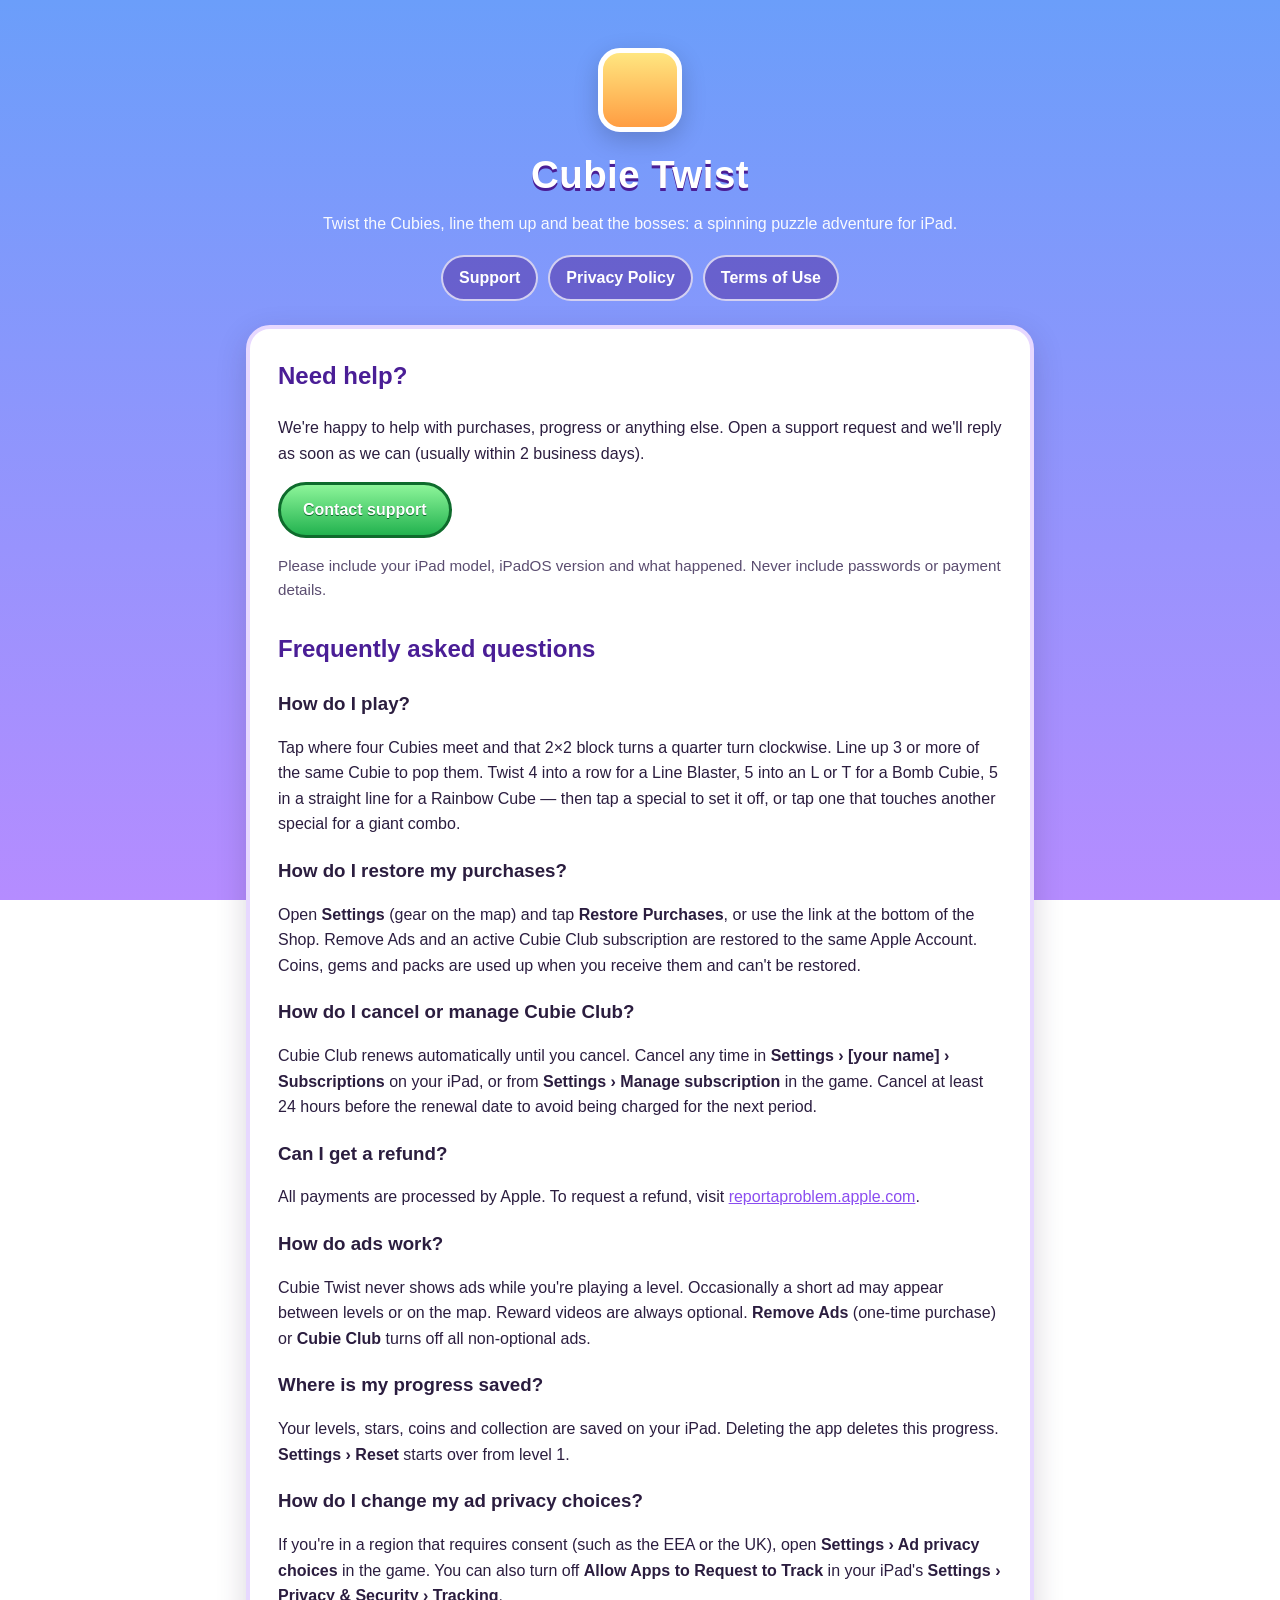
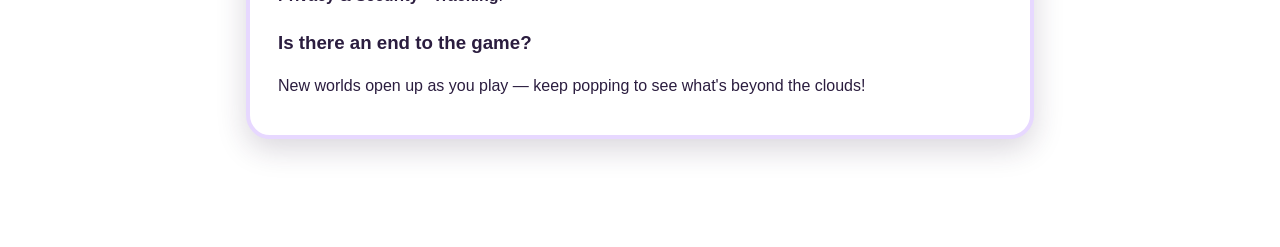
<file: index.html>
<!doctype html>
<html lang="en">
<head>
<meta charset="utf-8">
<meta name="viewport" content="width=device-width, initial-scale=1">
<title>Cubie Twist – Support</title>
<meta name="description" content="Help and answers for Cubie Twist, the swap-and-match puzzle game for iPad.">
<link rel="stylesheet" href="style.css">
</head>
<body>
<header>
  <div class="logo"></div>
  <h1>Cubie Twist</h1>
  <p>Twist the Cubies, line them up and beat the bosses: a spinning puzzle adventure for iPad.</p>
  <nav><a href="index.html">Support</a><a href="privacy.html">Privacy Policy</a><a href="terms.html">Terms of Use</a></nav>
</header>
<main>
<div class="card">
  <h2>Need help?</h2>
  <p>We're happy to help with purchases, progress or anything else. Open a support request and we'll reply as soon as we can (usually within 2 business days).</p>
  <p><a class="button" href="https://github.com/Abdalrhmanq93/cubiepop-support/issues/new?title=Cubie%20Pop%20support">Contact support</a></p>
  <p class="muted">Please include your iPad model, iPadOS version and what happened. Never include passwords or payment details.</p>

  <h2>Frequently asked questions</h2>
  <h3>How do I play?</h3>
  <p>Tap where four Cubies meet and that 2&times;2 block turns a quarter turn clockwise. Line up 3 or more of the same Cubie to pop them. Twist 4 into a row for a Line Blaster, 5 into an L or T for a Bomb Cubie, 5 in a straight line for a Rainbow Cube &mdash; then tap a special to set it off, or tap one that touches another special for a giant combo.</p>
  <h3>How do I restore my purchases?</h3>
  <p>Open <b>Settings</b> (gear on the map) and tap <b>Restore Purchases</b>, or use the link at the bottom of the Shop. Remove Ads and an active Cubie Club subscription are restored to the same Apple Account. Coins, gems and packs are used up when you receive them and can't be restored.</p>
  <h3>How do I cancel or manage Cubie Club?</h3>
  <p>Cubie Club renews automatically until you cancel. Cancel any time in <b>Settings › [your name] › Subscriptions</b> on your iPad, or from <b>Settings › Manage subscription</b> in the game. Cancel at least 24 hours before the renewal date to avoid being charged for the next period.</p>
  <h3>Can I get a refund?</h3>
  <p>All payments are processed by Apple. To request a refund, visit <a href="https://reportaproblem.apple.com">reportaproblem.apple.com</a>.</p>
  <h3>How do ads work?</h3>
  <p>Cubie Twist never shows ads while you're playing a level. Occasionally a short ad may appear between levels or on the map. Reward videos are always optional. <b>Remove Ads</b> (one-time purchase) or <b>Cubie Club</b> turns off all non-optional ads.</p>
  <h3>Where is my progress saved?</h3>
  <p>Your levels, stars, coins and collection are saved on your iPad. Deleting the app deletes this progress. <b>Settings › Reset</b> starts over from level 1.</p>
  <h3>How do I change my ad privacy choices?</h3>
  <p>If you're in a region that requires consent (such as the EEA or the UK), open <b>Settings › Ad privacy choices</b> in the game. You can also turn off <b>Allow Apps to Request to Track</b> in your iPad's <b>Settings › Privacy &amp; Security › Tracking</b>.</p>
  <h3>Is there an end to the game?</h3>
  <p>New worlds open up as you play — keep popping to see what's beyond the clouds!</p>
</div>
</main>
<footer>© 2026 Cubie Twist · <a href="privacy.html">Privacy Policy</a> · <a href="terms.html">Terms of Use</a></footer>
</body>
</html>
</file>
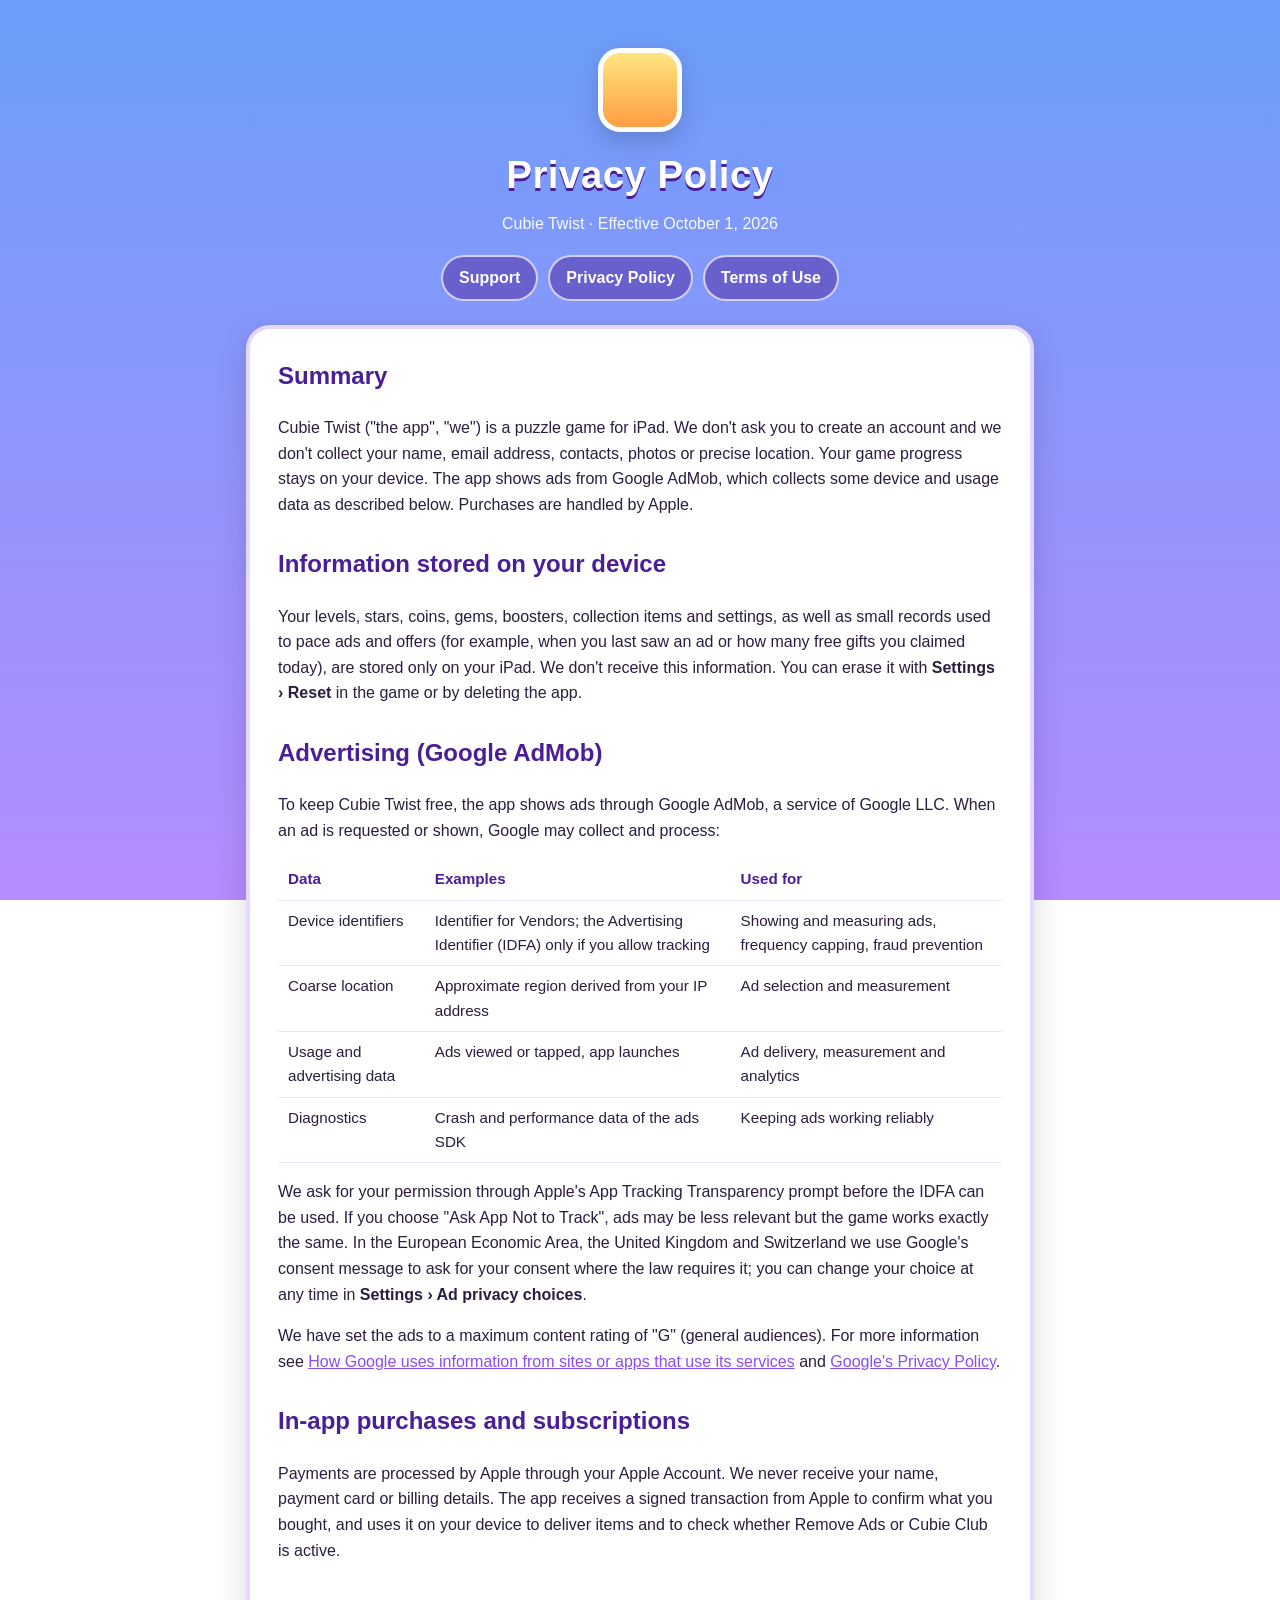
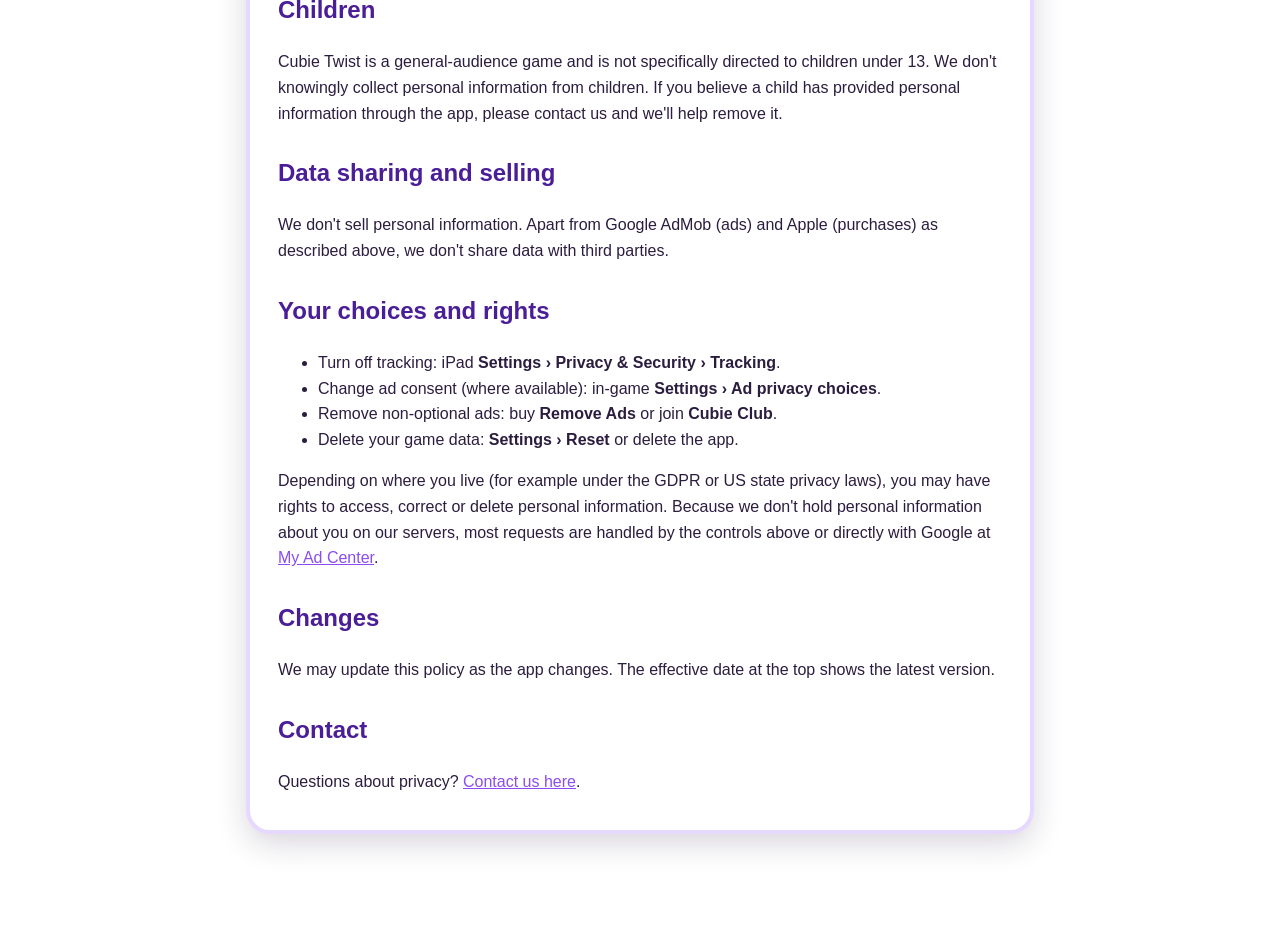
<file: privacy.html>
<!doctype html>
<html lang="en">
<head>
<meta charset="utf-8">
<meta name="viewport" content="width=device-width, initial-scale=1">
<title>Cubie Twist – Privacy Policy</title>
<link rel="stylesheet" href="style.css">
</head>
<body>
<header>
  <div class="logo"></div>
  <h1>Privacy Policy</h1>
  <p>Cubie Twist · Effective October 1, 2026</p>
  <nav><a href="index.html">Support</a><a href="privacy.html">Privacy Policy</a><a href="terms.html">Terms of Use</a></nav>
</header>
<main>
<div class="card">
  <h2>Summary</h2>
  <p>Cubie Twist ("the app", "we") is a puzzle game for iPad. We don't ask you to create an account and we don't collect your name, email address, contacts, photos or precise location. Your game progress stays on your device. The app shows ads from Google AdMob, which collects some device and usage data as described below. Purchases are handled by Apple.</p>

  <h2>Information stored on your device</h2>
  <p>Your levels, stars, coins, gems, boosters, collection items and settings, as well as small records used to pace ads and offers (for example, when you last saw an ad or how many free gifts you claimed today), are stored only on your iPad. We don't receive this information. You can erase it with <b>Settings › Reset</b> in the game or by deleting the app.</p>

  <h2>Advertising (Google AdMob)</h2>
  <p>To keep Cubie Twist free, the app shows ads through Google AdMob, a service of Google LLC. When an ad is requested or shown, Google may collect and process:</p>
  <table>
    <tr><th>Data</th><th>Examples</th><th>Used for</th></tr>
    <tr><td>Device identifiers</td><td>Identifier for Vendors; the Advertising Identifier (IDFA) only if you allow tracking</td><td>Showing and measuring ads, frequency capping, fraud prevention</td></tr>
    <tr><td>Coarse location</td><td>Approximate region derived from your IP address</td><td>Ad selection and measurement</td></tr>
    <tr><td>Usage and advertising data</td><td>Ads viewed or tapped, app launches</td><td>Ad delivery, measurement and analytics</td></tr>
    <tr><td>Diagnostics</td><td>Crash and performance data of the ads SDK</td><td>Keeping ads working reliably</td></tr>
  </table>
  <p>We ask for your permission through Apple's App Tracking Transparency prompt before the IDFA can be used. If you choose "Ask App Not to Track", ads may be less relevant but the game works exactly the same. In the European Economic Area, the United Kingdom and Switzerland we use Google's consent message to ask for your consent where the law requires it; you can change your choice at any time in <b>Settings › Ad privacy choices</b>.</p>
  <p>We have set the ads to a maximum content rating of "G" (general audiences). For more information see <a href="https://policies.google.com/technologies/partner-sites">How Google uses information from sites or apps that use its services</a> and <a href="https://policies.google.com/privacy">Google's Privacy Policy</a>.</p>

  <h2>In-app purchases and subscriptions</h2>
  <p>Payments are processed by Apple through your Apple Account. We never receive your name, payment card or billing details. The app receives a signed transaction from Apple to confirm what you bought, and uses it on your device to deliver items and to check whether Remove Ads or Cubie Club is active.</p>

  <h2>Children</h2>
  <p>Cubie Twist is a general-audience game and is not specifically directed to children under 13. We don't knowingly collect personal information from children. If you believe a child has provided personal information through the app, please contact us and we'll help remove it.</p>

  <h2>Data sharing and selling</h2>
  <p>We don't sell personal information. Apart from Google AdMob (ads) and Apple (purchases) as described above, we don't share data with third parties.</p>

  <h2>Your choices and rights</h2>
  <ul>
    <li>Turn off tracking: iPad <b>Settings › Privacy &amp; Security › Tracking</b>.</li>
    <li>Change ad consent (where available): in-game <b>Settings › Ad privacy choices</b>.</li>
    <li>Remove non-optional ads: buy <b>Remove Ads</b> or join <b>Cubie Club</b>.</li>
    <li>Delete your game data: <b>Settings › Reset</b> or delete the app.</li>
  </ul>
  <p>Depending on where you live (for example under the GDPR or US state privacy laws), you may have rights to access, correct or delete personal information. Because we don't hold personal information about you on our servers, most requests are handled by the controls above or directly with Google at <a href="https://myadcenter.google.com">My Ad Center</a>.</p>

  <h2>Changes</h2>
  <p>We may update this policy as the app changes. The effective date at the top shows the latest version.</p>

  <h2>Contact</h2>
  <p>Questions about privacy? <a href="https://github.com/Abdalrhmanq93/cubiepop-support/issues/new?title=Privacy%20question">Contact us here</a>.</p>
</div>
</main>
<footer>© 2026 Cubie Twist · <a href="index.html">Support</a> · <a href="terms.html">Terms of Use</a></footer>
</body>
</html>
</file>
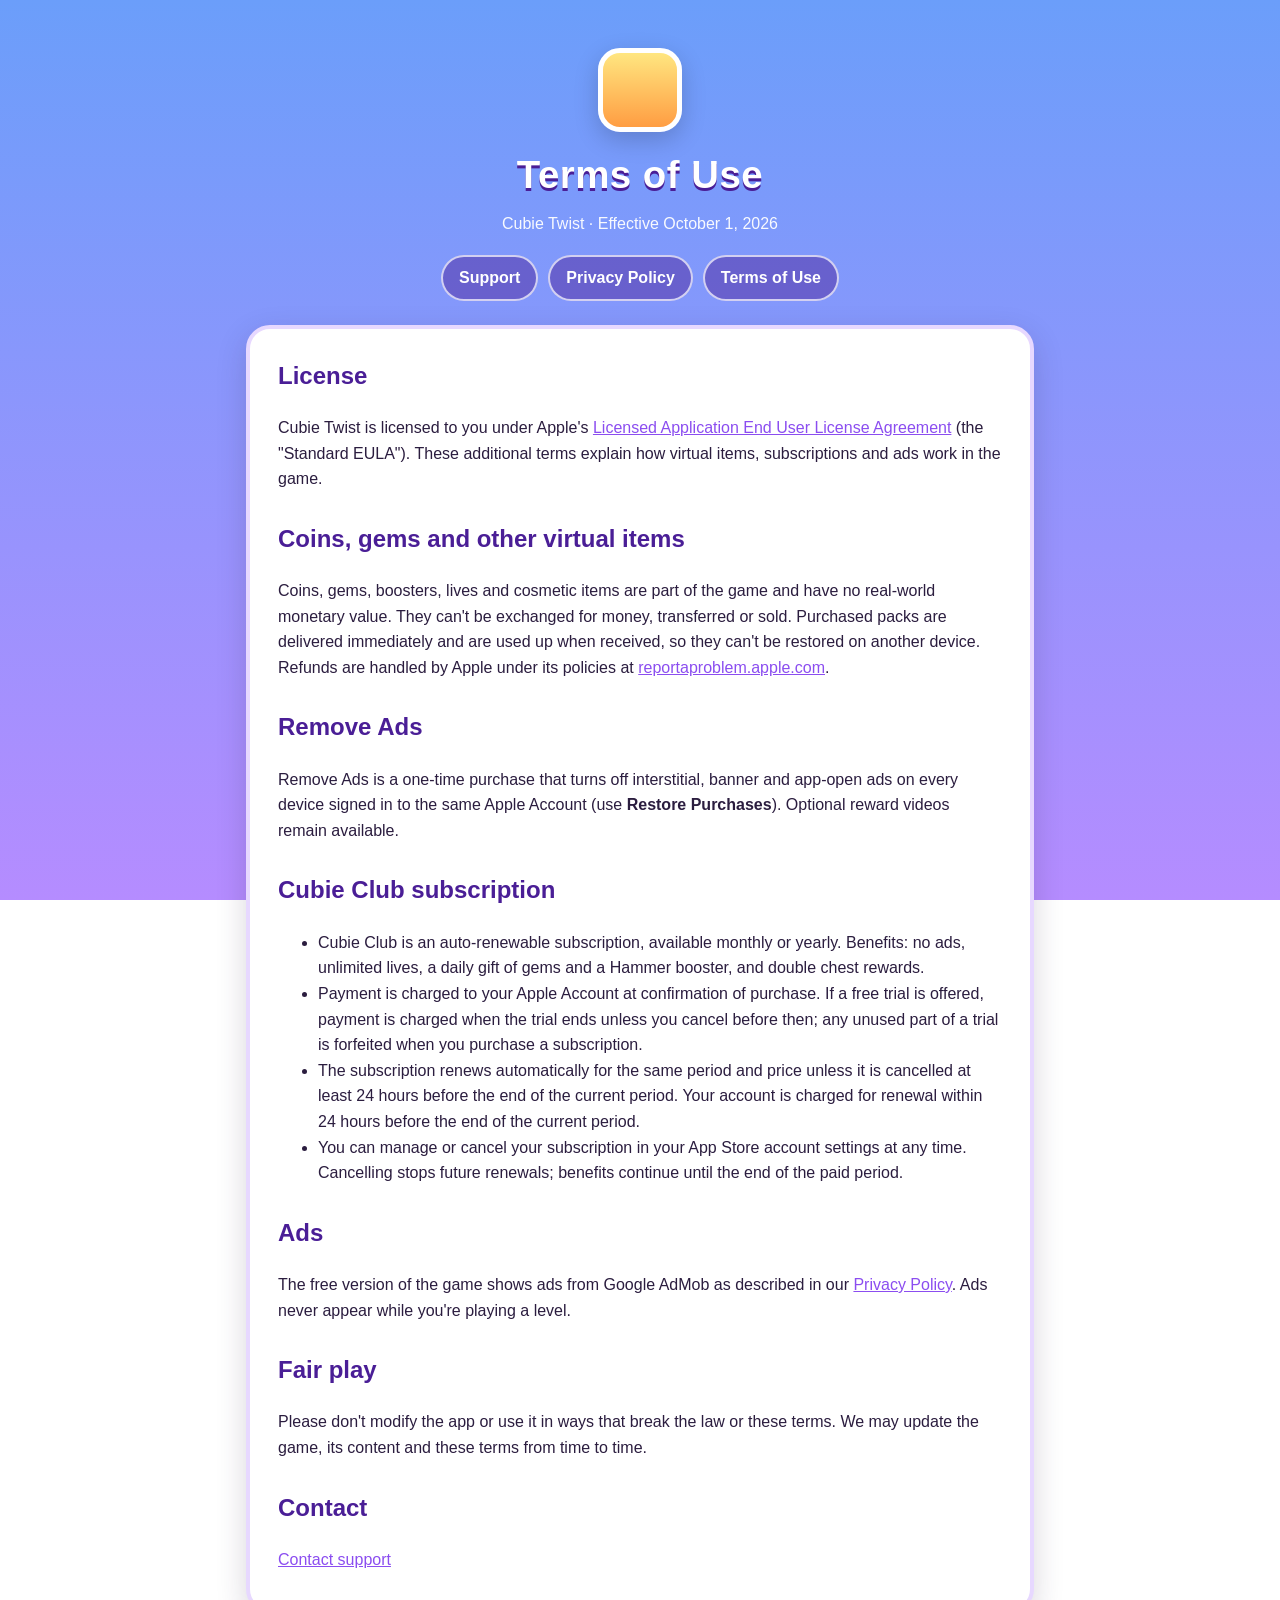
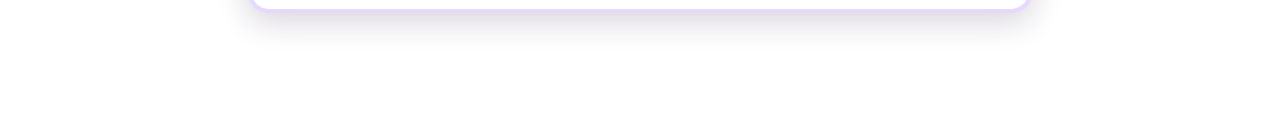
<file: terms.html>
<!doctype html>
<html lang="en">
<head>
<meta charset="utf-8">
<meta name="viewport" content="width=device-width, initial-scale=1">
<title>Cubie Twist – Terms of Use</title>
<link rel="stylesheet" href="style.css">
</head>
<body>
<header>
  <div class="logo"></div>
  <h1>Terms of Use</h1>
  <p>Cubie Twist · Effective October 1, 2026</p>
  <nav><a href="index.html">Support</a><a href="privacy.html">Privacy Policy</a><a href="terms.html">Terms of Use</a></nav>
</header>
<main>
<div class="card">
  <h2>License</h2>
  <p>Cubie Twist is licensed to you under Apple's <a href="https://www.apple.com/legal/internet-services/itunes/dev/stdeula/">Licensed Application End User License Agreement</a> (the "Standard EULA"). These additional terms explain how virtual items, subscriptions and ads work in the game.</p>

  <h2>Coins, gems and other virtual items</h2>
  <p>Coins, gems, boosters, lives and cosmetic items are part of the game and have no real-world monetary value. They can't be exchanged for money, transferred or sold. Purchased packs are delivered immediately and are used up when received, so they can't be restored on another device. Refunds are handled by Apple under its policies at <a href="https://reportaproblem.apple.com">reportaproblem.apple.com</a>.</p>

  <h2>Remove Ads</h2>
  <p>Remove Ads is a one-time purchase that turns off interstitial, banner and app-open ads on every device signed in to the same Apple Account (use <b>Restore Purchases</b>). Optional reward videos remain available.</p>

  <h2>Cubie Club subscription</h2>
  <ul>
    <li>Cubie Club is an auto-renewable subscription, available monthly or yearly. Benefits: no ads, unlimited lives, a daily gift of gems and a Hammer booster, and double chest rewards.</li>
    <li>Payment is charged to your Apple Account at confirmation of purchase. If a free trial is offered, payment is charged when the trial ends unless you cancel before then; any unused part of a trial is forfeited when you purchase a subscription.</li>
    <li>The subscription renews automatically for the same period and price unless it is cancelled at least 24 hours before the end of the current period. Your account is charged for renewal within 24 hours before the end of the current period.</li>
    <li>You can manage or cancel your subscription in your App Store account settings at any time. Cancelling stops future renewals; benefits continue until the end of the paid period.</li>
  </ul>

  <h2>Ads</h2>
  <p>The free version of the game shows ads from Google AdMob as described in our <a href="privacy.html">Privacy Policy</a>. Ads never appear while you're playing a level.</p>

  <h2>Fair play</h2>
  <p>Please don't modify the app or use it in ways that break the law or these terms. We may update the game, its content and these terms from time to time.</p>

  <h2>Contact</h2>
  <p><a href="https://github.com/Abdalrhmanq93/cubiepop-support/issues/new?title=Cubie%20Pop%20support">Contact support</a></p>
</div>
</main>
<footer>© 2026 Cubie Twist · <a href="index.html">Support</a> · <a href="privacy.html">Privacy Policy</a></footer>
</body>
</html>
</file>
<file: style.css>
:root { --ink:#2B1D3F; --purple:#8B4DF0; --deep:#4A1E96; --bg1:#6B9EFA; --bg2:#B58CFF; --card:#ffffff; --muted:#5b4d70; }
* { box-sizing: border-box; }
body { margin:0; font-family: ui-rounded, "SF Pro Rounded", -apple-system, BlinkMacSystemFont, "Segoe UI", Roboto, sans-serif;
  color: var(--ink); background: linear-gradient(180deg, var(--bg1), var(--bg2)) fixed; line-height: 1.6; }
header { text-align:center; padding: 48px 16px 24px; color:#fff; }
header .logo { width:84px; height:84px; border-radius:22px; background: linear-gradient(180deg,#FFE680,#FF9D42);
  border:5px solid #fff; margin: 0 auto 12px; box-shadow: 0 8px 24px rgba(0,0,0,.18); }
header h1 { margin:0; font-size: 2.4rem; letter-spacing:.5px; text-shadow: 0 3px 0 var(--deep); }
header p { margin: 6px 0 0; opacity:.95; }
nav { display:flex; gap:10px; justify-content:center; flex-wrap:wrap; margin-top: 18px; }
nav a { color:#fff; text-decoration:none; font-weight:700; padding:8px 16px; border-radius:999px; background: rgba(74,30,150,.45); border:2px solid rgba(255,255,255,.7); }
nav a:hover { background: rgba(74,30,150,.7); }
main { max-width: 820px; margin: 0 auto 48px; padding: 0 16px; }
.card { background: var(--card); border-radius: 24px; padding: 28px 28px 20px; box-shadow: 0 10px 30px rgba(43,29,63,.18); border: 4px solid #E7D8FF; }
h2 { color: var(--deep); margin-top: 28px; }
h2:first-child { margin-top: 0; }
h3 { margin-bottom: 4px; }
a { color: var(--purple); }
.muted { color: var(--muted); font-size: .95rem; }
.button { display:inline-block; background: linear-gradient(180deg,#8DF59A,#22B24F); color:#fff; font-weight:800; text-decoration:none;
  padding: 12px 22px; border-radius: 999px; border: 3px solid #0E6B2C; text-shadow: 0 1px 0 #0E6B2C; }
footer { text-align:center; color:#fff; padding: 0 16px 36px; font-size:.95rem; }
footer a { color:#fff; }
table { width:100%; border-collapse: collapse; margin: 8px 0 16px; font-size: .95rem; }
th, td { text-align:left; padding: 8px 10px; border-bottom: 1px solid #eee3ff; vertical-align: top; }
th { color: var(--deep); }
</file>
